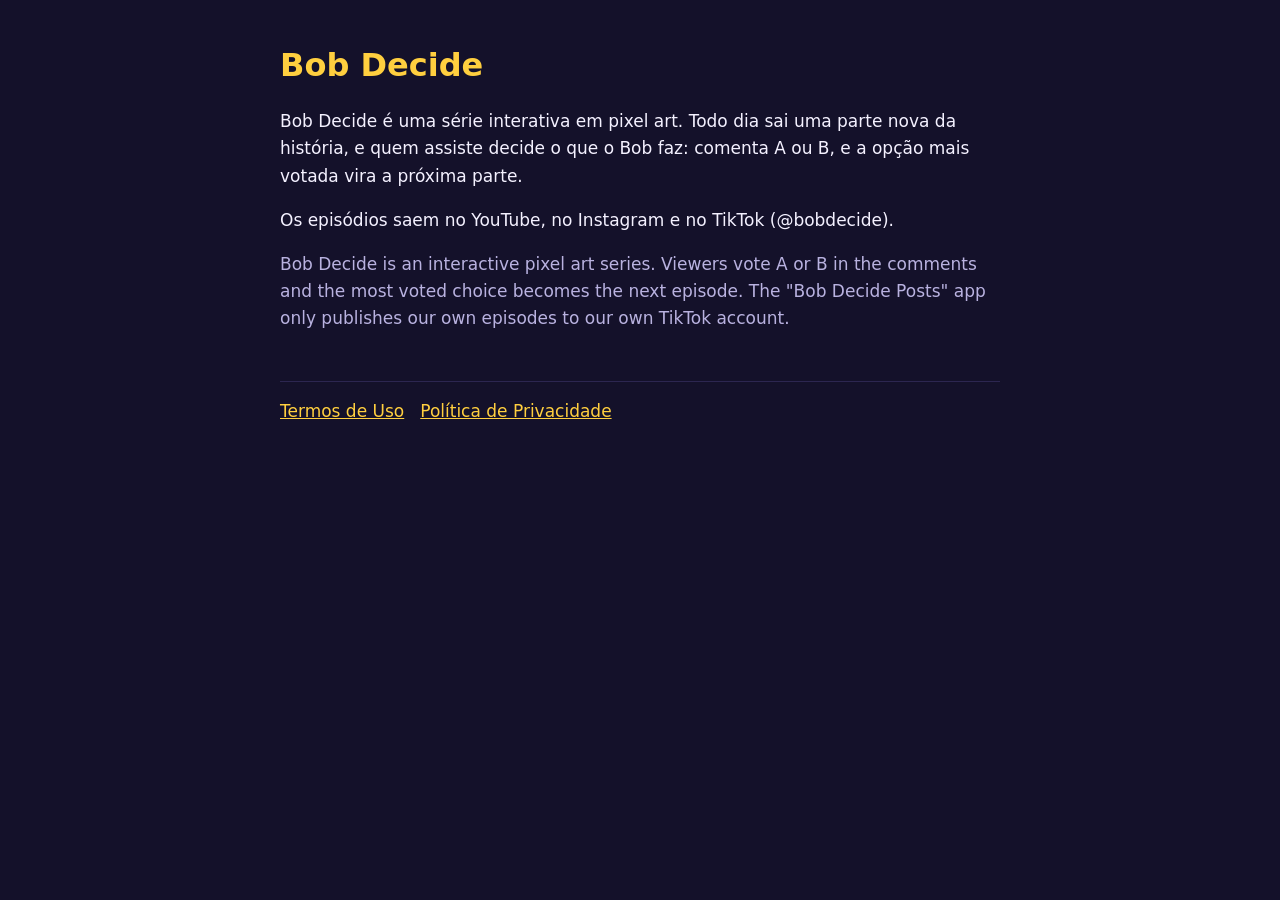
<file: index.html>
<!doctype html><html lang="pt-BR"><head><meta charset="utf-8"><meta name="viewport" content="width=device-width,initial-scale=1">
<title>Bob Decide</title><link rel="stylesheet" href="estilo.css"></head><body><main>
<h1>Bob Decide</h1>
<p>Bob Decide é uma série interativa em pixel art. Todo dia sai uma parte nova da história, e quem assiste decide o que o Bob faz: comenta A ou B, e a opção mais votada vira a próxima parte.</p>
<p>Os episódios saem no YouTube, no Instagram e no TikTok (@bobdecide).</p>
<p class="mut">Bob Decide is an interactive pixel art series. Viewers vote A or B in the comments and the most voted choice becomes the next episode. The "Bob Decide Posts" app only publishes our own episodes to our own TikTok account.</p>
<nav><a href="termos.html">Termos de Uso</a><a href="privacidade.html">Política de Privacidade</a></nav>
</main></body></html>
</file>
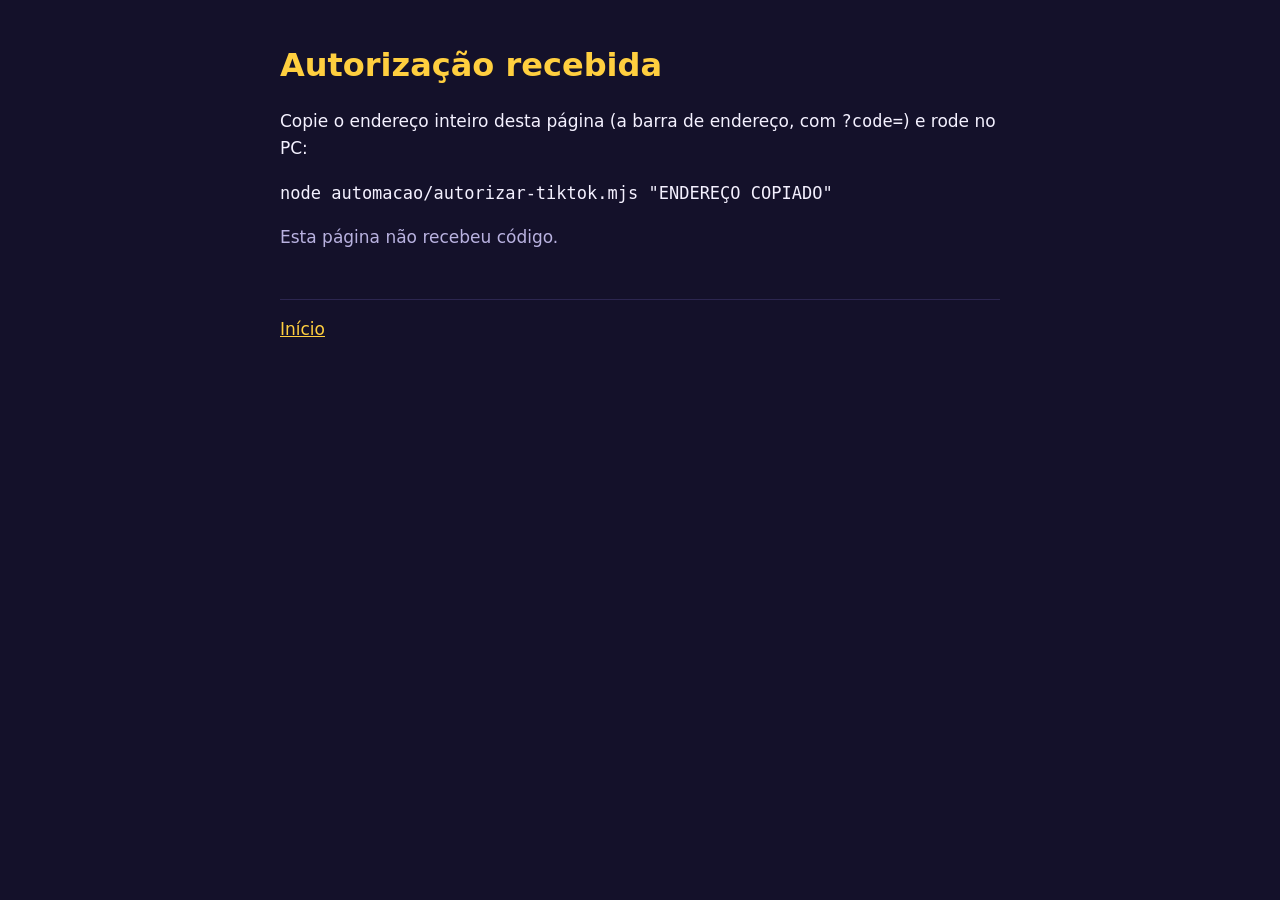
<file: callback.html>
<!doctype html><html lang="pt-BR"><head><meta charset="utf-8"><meta name="viewport" content="width=device-width,initial-scale=1">
<title>Login concluído</title><link rel="stylesheet" href="estilo.css"></head><body><main>
<h1>Autorização recebida</h1>
<p>Copie o endereço inteiro desta página (a barra de endereço, com <code>?code=</code>) e rode no PC:</p>
<p><code>node automacao/autorizar-tiktok.mjs "ENDEREÇO COPIADO"</code></p>
<p class="mut" id="tem"></p>
<script>document.getElementById("tem").textContent = new URLSearchParams(location.search).has("code") ? "O código veio no endereço. Pode copiar." : "Esta página não recebeu código.";</script>
<nav><a href="index.html">Início</a></nav>
</main></body></html>
</file>
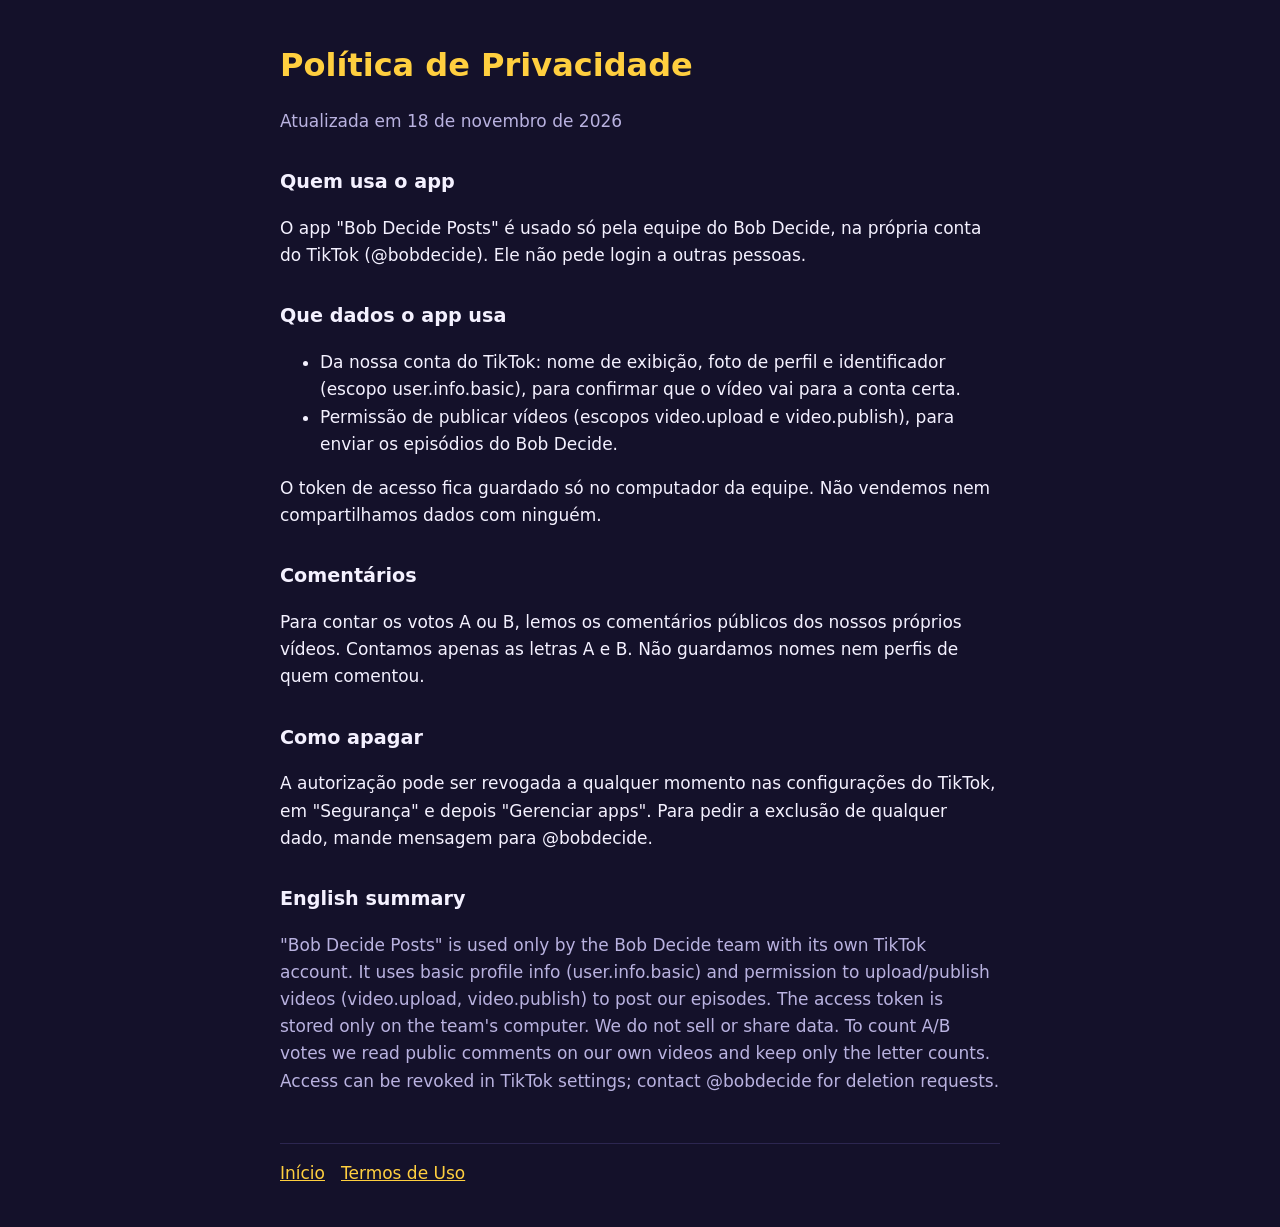
<file: privacidade.html>
<!doctype html><html lang="pt-BR"><head><meta charset="utf-8"><meta name="viewport" content="width=device-width,initial-scale=1">
<title>Política de Privacidade</title><link rel="stylesheet" href="estilo.css"></head><body><main>
<h1>Política de Privacidade</h1><p class="mut">Atualizada em 18 de novembro de 2026</p>
<h2>Quem usa o app</h2><p>O app "Bob Decide Posts" é usado só pela equipe do Bob Decide, na própria conta do TikTok (@bobdecide). Ele não pede login a outras pessoas.</p>
<h2>Que dados o app usa</h2><ul>
<li>Da nossa conta do TikTok: nome de exibição, foto de perfil e identificador (escopo user.info.basic), para confirmar que o vídeo vai para a conta certa.</li>
<li>Permissão de publicar vídeos (escopos video.upload e video.publish), para enviar os episódios do Bob Decide.</li></ul>
<p>O token de acesso fica guardado só no computador da equipe. Não vendemos nem compartilhamos dados com ninguém.</p>
<h2>Comentários</h2><p>Para contar os votos A ou B, lemos os comentários públicos dos nossos próprios vídeos. Contamos apenas as letras A e B. Não guardamos nomes nem perfis de quem comentou.</p>
<h2>Como apagar</h2><p>A autorização pode ser revogada a qualquer momento nas configurações do TikTok, em "Segurança" e depois "Gerenciar apps". Para pedir a exclusão de qualquer dado, mande mensagem para @bobdecide.</p>
<h2>English summary</h2><p class="mut">"Bob Decide Posts" is used only by the Bob Decide team with its own TikTok account. It uses basic profile info (user.info.basic) and permission to upload/publish videos (video.upload, video.publish) to post our episodes. The access token is stored only on the team's computer. We do not sell or share data. To count A/B votes we read public comments on our own videos and keep only the letter counts. Access can be revoked in TikTok settings; contact @bobdecide for deletion requests.</p>
<nav><a href="index.html">Início</a><a href="termos.html">Termos de Uso</a></nav>
</main></body></html>
</file>
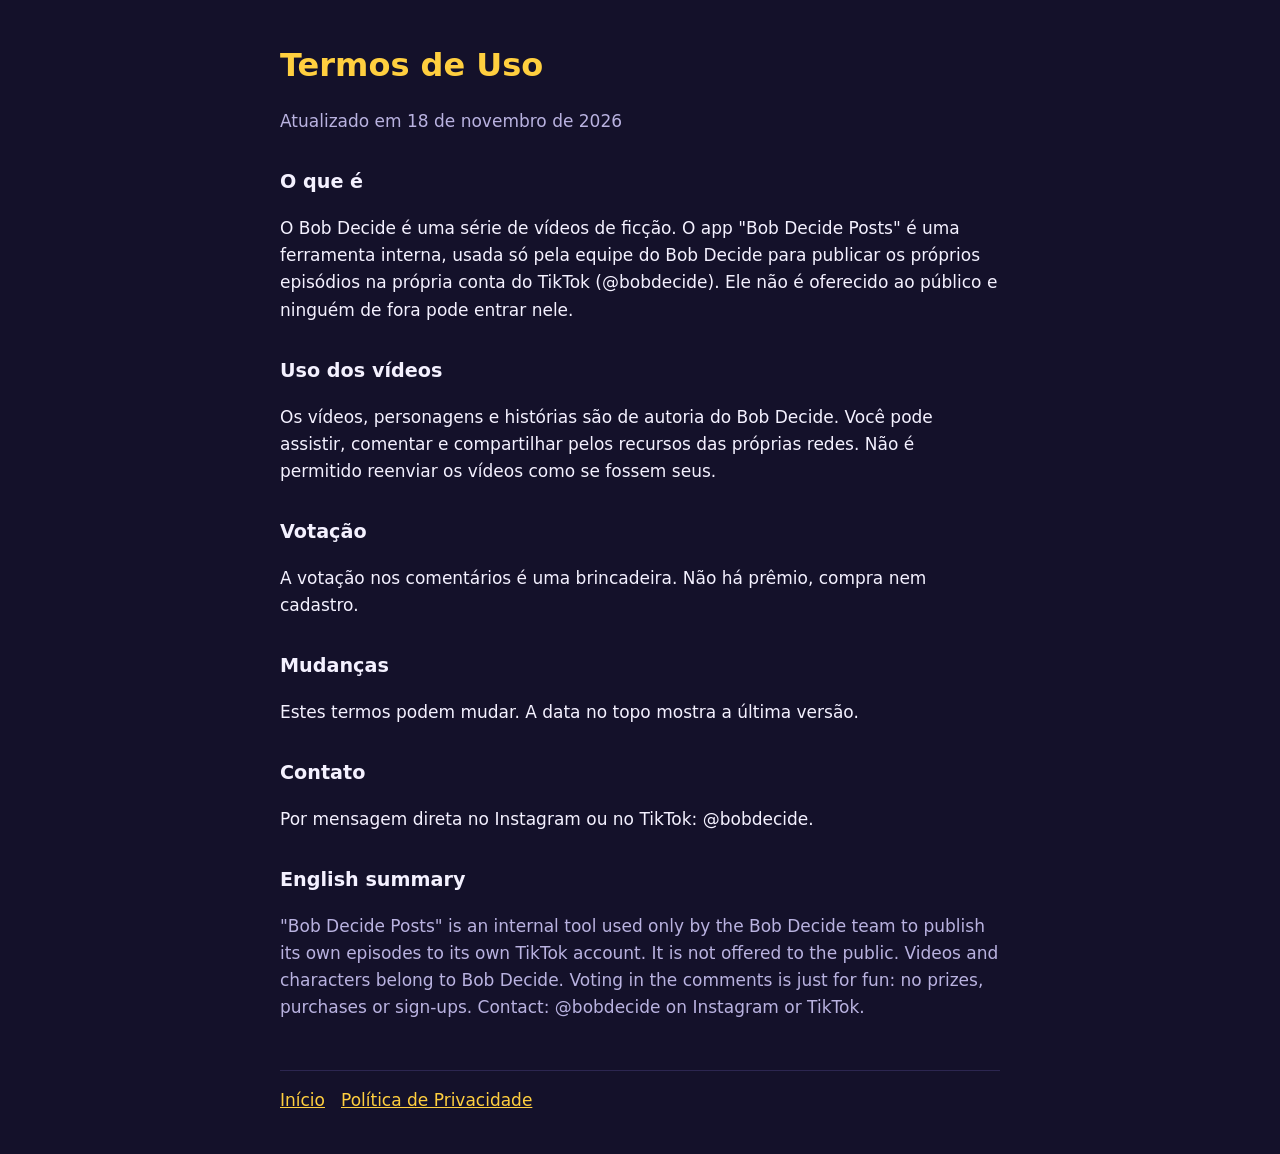
<file: termos.html>
<!doctype html><html lang="pt-BR"><head><meta charset="utf-8"><meta name="viewport" content="width=device-width,initial-scale=1">
<title>Termos de Uso</title><link rel="stylesheet" href="estilo.css"></head><body><main>
<h1>Termos de Uso</h1><p class="mut">Atualizado em 18 de novembro de 2026</p>
<h2>O que é</h2><p>O Bob Decide é uma série de vídeos de ficção. O app "Bob Decide Posts" é uma ferramenta interna, usada só pela equipe do Bob Decide para publicar os próprios episódios na própria conta do TikTok (@bobdecide). Ele não é oferecido ao público e ninguém de fora pode entrar nele.</p>
<h2>Uso dos vídeos</h2><p>Os vídeos, personagens e histórias são de autoria do Bob Decide. Você pode assistir, comentar e compartilhar pelos recursos das próprias redes. Não é permitido reenviar os vídeos como se fossem seus.</p>
<h2>Votação</h2><p>A votação nos comentários é uma brincadeira. Não há prêmio, compra nem cadastro.</p>
<h2>Mudanças</h2><p>Estes termos podem mudar. A data no topo mostra a última versão.</p>
<h2>Contato</h2><p>Por mensagem direta no Instagram ou no TikTok: @bobdecide.</p>
<h2>English summary</h2><p class="mut">"Bob Decide Posts" is an internal tool used only by the Bob Decide team to publish its own episodes to its own TikTok account. It is not offered to the public. Videos and characters belong to Bob Decide. Voting in the comments is just for fun: no prizes, purchases or sign-ups. Contact: @bobdecide on Instagram or TikTok.</p>
<nav><a href="index.html">Início</a><a href="privacidade.html">Política de Privacidade</a></nav>
</main></body></html>
</file>
<file: estilo.css>
:root{--bg:#14112a;--fg:#f4f1ff;--mut:#b9b2e0;--ac:#ffcf3f}
body{margin:0;background:var(--bg);color:var(--fg);font:17px/1.6 system-ui,sans-serif}
main{max-width:720px;margin:0 auto;padding:40px 16px}
h1{color:var(--ac);font-size:2rem;margin:0 0 .5rem}h2{margin-top:2rem;font-size:1.2rem}
a{color:var(--ac)}p,li{color:var(--fg)}small,.mut{color:var(--mut)}
nav{margin-top:3rem;border-top:1px solid #2c2650;padding-top:1rem}nav a{margin-right:1rem}
</file>
